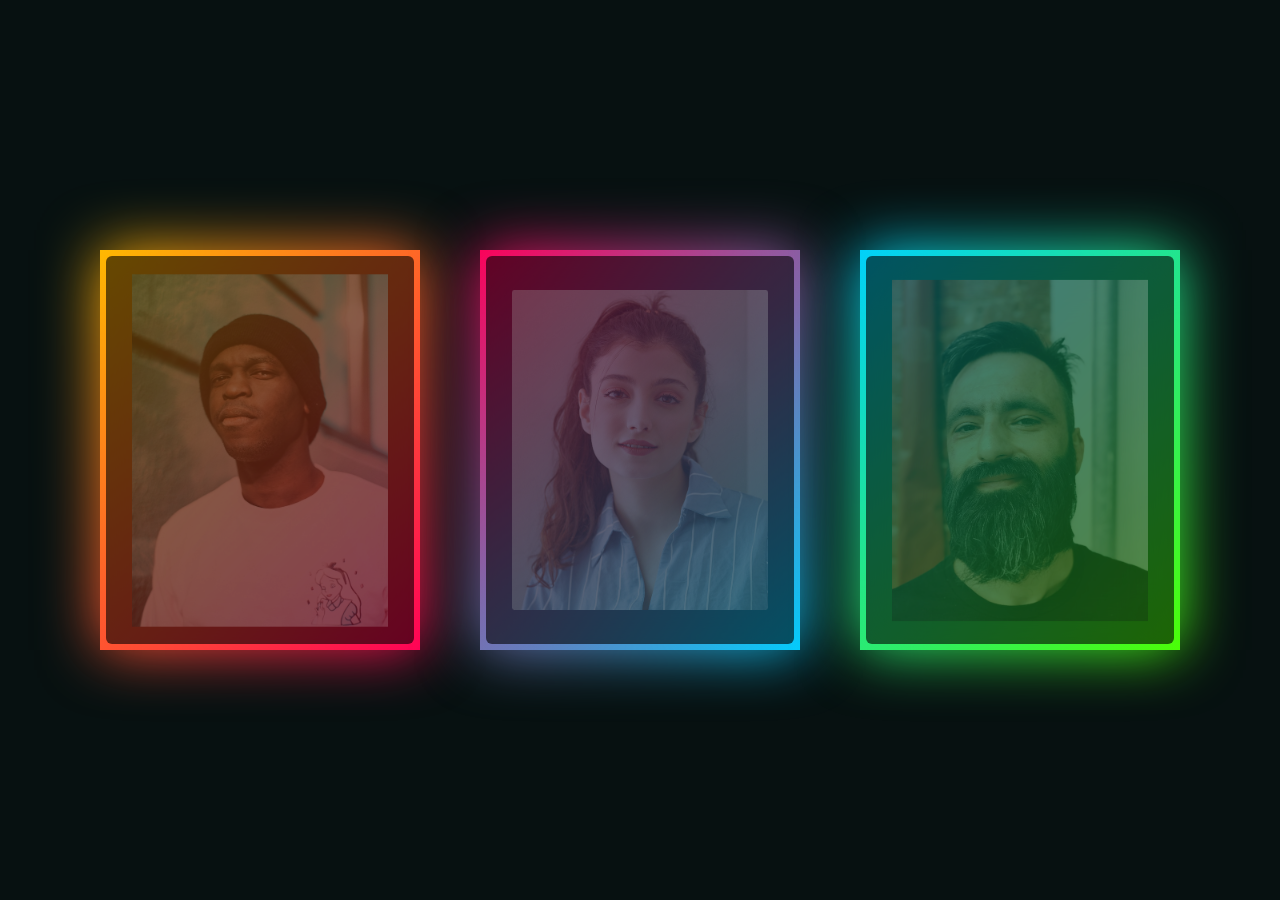
<file: index.html>
<!DOCTYPE html>
<html lang="en">
   <head>
      <meta charset="UTF-8">
      <meta http-equiv="X-UA-Compatible" content="IE=edge">
      <meta name="viewport" content="width=device-width, initial-scale=1.0">

      <title>Glowing Gradient Cards</title>

      <link rel="stylesheet" href="https://cdnjs.cloudflare.com/ajax/libs/font-awesome/6.2.1/css/all.min.css" integrity="sha512-MV7K8+y+gLIBoVD59lQIYicR65iaqukzvf/nwasF0nqhPay5w/9lJmVM2hMDcnK1OnMGCdVK+iQrJ7lzPJQd1w==" crossorigin="anonymous" referrerpolicy="no-referrer" />
      <link rel="stylesheet" type="text/css" href="style.css">
   </head>
   <body>
      <div class="container">
         <div class="card">
            <b></b>
            <img src="./images/black_man.jpg" alt="person 1">
            <div class="content">
               <h2>James Skullcap</h2>
               <span>Urbanwear CEO</span>
               <ul class="sci">
                  <li><a href="#"><i class="fa-brands fa-facebook-f"></i></a></li>
                  <li><a href="#"><i class="fa-brands fa-twitter"></i></a></li>
                  <li><a href="#"><i class="fa-brands fa-linkedin-in"></i></a></li>
                  <li><a href="#"><i class="fa-brands fa-instagram"></i></a></li>
               </ul>
            </div>
         </div>
         <div class="card">
            <b></b>
            <img src="./images/white_woman.jpg" alt="person 2" class="rounded">
            <div class="content">
               <h2>Emma Ponytail</h2>
               <span>Social Media Strategist</span>
               <ul class="sci">
                  <li><a href="#"><i class="fa-brands fa-facebook-f"></i></a></li>
                  <li><a href="#"><i class="fa-brands fa-twitter"></i></a></li>
                  <li><a href="#"><i class="fa-brands fa-linkedin-in"></i></a></li>
                  <li><a href="#"><i class="fa-brands fa-instagram"></i></a></li>
               </ul>
            </div>
         </div>
         <div class="card">
            <b></b>
            <img src="./images/white_man.jpg" alt="person 3">
            <div class="content">
               <h2>Ed Bigbeard</h2>
               <span>Lumberman/Bartender</span>
               <ul class="sci">
                  <li><a href="#"><i class="fa-brands fa-facebook-f"></i></a></li>
                  <li><a href="#"><i class="fa-brands fa-twitter"></i></a></li>
                  <li><a href="#"><i class="fa-brands fa-linkedin-in"></i></a></li>
                  <li><a href="#"><i class="fa-brands fa-instagram"></i></a></li>
               </ul>
            </div>
         </div>
      </div>
   </body>
</html>
</file>
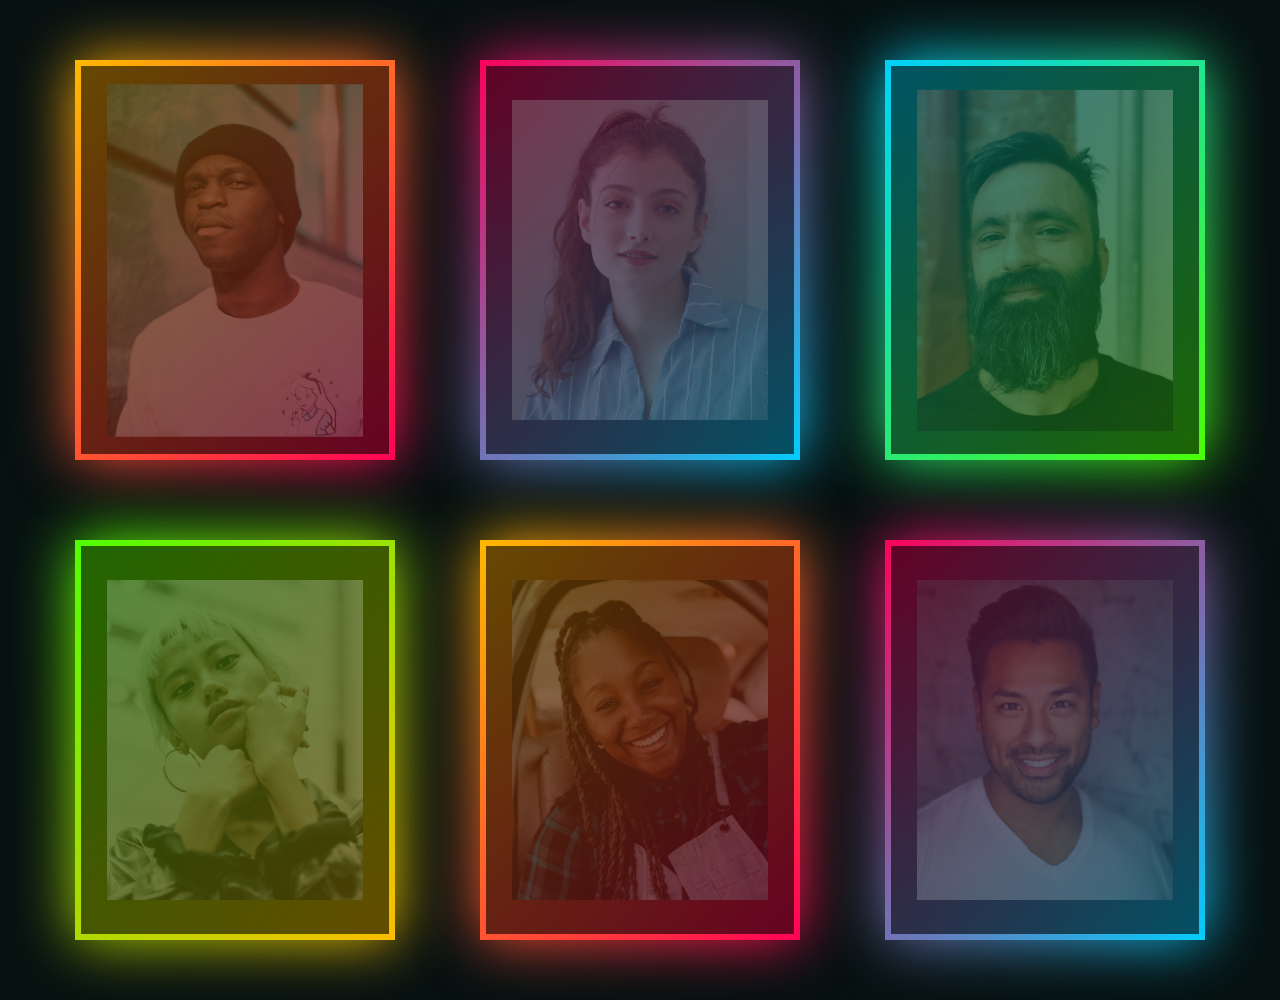
<file: index2.html>
<!DOCTYPE html>
<html lang="en">
   <head>
      <meta charset="UTF-8">
      <meta http-equiv="X-UA-Compatible" content="IE=edge">
      <meta name="viewport" content="width=device-width, initial-scale=1.0">

      <title>Glowing Gradient Cards</title>

      <link rel="stylesheet" href="https://cdnjs.cloudflare.com/ajax/libs/font-awesome/6.2.1/css/all.min.css" integrity="sha512-MV7K8+y+gLIBoVD59lQIYicR65iaqukzvf/nwasF0nqhPay5w/9lJmVM2hMDcnK1OnMGCdVK+iQrJ7lzPJQd1w==" crossorigin="anonymous" referrerpolicy="no-referrer" />
      <link rel="stylesheet" type="text/css" href="style2.css">
   </head>

   <body>
      <div class="container" id="card-box">
      </div>
   </body>
   
   <script>
      const people = [
         {
            name: 'James Skullcap',
            position: 'Urbanwear CEO',
            image: './images/black_man.jpg',
            startColor: '#ffbc00',
            endColor: '#ff0058',
         },
         {
            name: 'Emma Ponytail',
            position: 'Social Media Strategist',
            image: './images/white_woman.jpg',
            startColor: '#ff0058',
            endColor: '#00d0ff',
         },
         {
            name: 'Ed Bigbeard',
            position: 'Bartender',
            image: './images/white_man.jpg',
            startColor: '#00d0ff',
            endColor: '#4dff03',
         },
         {
            name: 'Mitsuko Goldhoops',
            position: 'Jewelry Designer',
            image: './images/asian_woman.jpg',
            startColor: '#4dff03',
            endColor: '#ffbc00',
         },
         {
            name: 'Jasmin Longbraids',
            position: 'Overalls CTO',
            image: './images/black_woman.jpg',
            startColor: '#ffbc00',
            endColor: '#ff0058',
         },
         {
            name: 'Jimmy Whiteshirt',
            position: 'Actor',
            image: './images/asian_man.jpg',
            startColor: '#ff0058',
            endColor: '#00d0ff',
         },
      ];

      let box = document.getElementById('card-box');

      people.forEach((person, idx) => {
         let card = document.createElement('div');
         card.classList.add('card');
         card.setAttribute('key', idx);
         card.style.setProperty('--start', person.startColor);
         card.style.setProperty('--end', person.endColor);

         let b = document.createElement('b');
         card.appendChild(b);

         let image = document.createElement('img');
         image.src = person.image;
         card.appendChild(image);

         let content = document.createElement('div');
         content.classList.add('content');

         let name = document.createElement('h2');
         name.innerText = person.name;
         content.appendChild(name);

         let job = document.createElement('span');
         job.innerText = person.position;
         content.appendChild(job);

         let socials = document.createElement('ul');
         socials.classList.add('sci');
         socials.innerHTML = '<li><a href="#"><i class="fa-brands fa-facebook-f"></i></a></li><li><a href="#"><i class="fa-brands fa-twitter"></i></a></li><li><a href="#"><i class="fa-brands fa-linkedin-in"></i></a></li><li><a href="#"><i class="fa-brands fa-instagram"></i></a></li>';
         content.append(socials);

         card.append(content);
         box.append(card);
      });

      console.log(box);
   </script>
</html>
</file>
<file: style.css>
@import url('https://fonts.googleapis.com/css2?family=Poppins:wght@200;300;400;500;600;700;800;900&display=swap');

* {
   margin: 0;
   padding: 0;
   box-sizing: border-box;
   font-family: 'Poppins', sans-serif;
}

body {
   display: flex;
   justify-content: center;
   align-items: center;
   min-height: 100vh;
   background: #071111;
}

.container {
   position: relative;
   display: flex;
   justify-content: space-evenly;
   align-items: center;
   flex-wrap: wrap;
   padding: 20px;
}

.container .card {
   position: relative;
   width: 320px;
   height: 400px;
   background: #ff0058;
   margin: 40px 30px;
   display: flex;
   justify-content: center;
   align-items: center;
   border-radius: 4px;
}

.container .card::before {
   content: '';
   position: absolute;
   top: 0;
   left: 0;
   width: 100%;
   height: 100%;
}

.container .card::after {
   content: '';
   position: absolute;
   top: 0;
   left: 0;
   width: 100%;
   height: 100%;
   filter: blur(30px);
}

.container .card:nth-child(1)::before,
.container .card:nth-child(1)::after {
   background: linear-gradient(315deg, #ff0058, #ffbc00);
}

.container .card:nth-child(2)::before,
.container .card:nth-child(2)::after {
   background: linear-gradient(315deg, #00d0ff, #ff0058);
}

.container .card:nth-child(3)::before,
.container .card:nth-child(3)::after {
   background: linear-gradient(315deg, #4dff03, #00d0ff);
}

.container .card b {
   position: absolute;
   inset: 6px;
   background: rgba(0, 0, 0, 0.6);
   z-index: 2;
   border-radius: 6px;
}

.container .card img {
   position: absolute;
   z-index: 4;
   scale: 0.4;
   opacity: 0.25;
   transition: all 0.5s ease;
}

.container .card img.rounded {
   border-radius: 6px;
}

.container .card:hover img {
   scale: 0.25;
   opacity: 0.95;
   transform: translateY(-170px);
}

.container .card .content {
   position: absolute;
   display: flex;
   flex-direction: column;
   justify-content: center;
   align-items: center;
   text-align: center;
   z-index: 4;
   width: 80%;
   opacity: 0;
   color: #fff;
   transition: all 0.5s ease;
}

.container .card:hover .content {
   opacity: 1;
   transform: translateY(130px);
}

.container .card .content span {
   font-size: 1.25rem;
   line-height: 1rem;
   font-weight: 400;
   margin-bottom: .75rem;
}

.container .card .content ul {
   width: 75%;
   display: flex;
   justify-content: space-evenly;
   align-items: center;
   list-style-type: none;
}

.container .card .content ul li i {
   color: lightgray;
}

.container .card .content ul li i:hover {
   color: rgb(96, 96, 96);
}
</file>
<file: style2.css>
@import url('https://fonts.googleapis.com/css2?family=Poppins:wght@200;300;400;500;600;700;800;900&display=swap');

:root {
   --start: #00d0ff;
   --end: #4dff03;
}

* {
   margin: 0;
   padding: 0;
   box-sizing: border-box;
   font-family: 'Poppins', sans-serif;
}

body {
   display: flex;
   justify-content: center;
   align-items: center;
   min-height: 100vh;
   background: #071111;
}

.container {
   position: relative;
   display: flex;
   justify-content: space-evenly;
   align-items: center;
   flex-wrap: wrap;
   padding: 20px;
}

.container .card {
   position: relative;
   width: 320px;
   height: 400px;
   background: #ff0058;
   margin: 40px 30px;
   display: flex;
   justify-content: center;
   align-items: center;
   border-radius: 4px;
}

.container .card::before {
   content: '';
   position: absolute;
   top: 0;
   left: 0;
   width: 100%;
   height: 100%;
}

.container .card::after {
   content: '';
   position: absolute;
   top: 0;
   left: 0;
   width: 100%;
   height: 100%;
   filter: blur(30px);
}

.container .card::before,
.container .card::after {
   background: linear-gradient(315deg, var(--end), var(--start));
}

.container .card b {
   position: absolute;
   inset: 6px;
   background: rgba(0, 0, 0, 0.6);
   z-index: 2;
}

.container .card img {
   position: absolute;
   z-index: 4;
   scale: 0.4;
   opacity: 0.25;
   transition: all 0.5s ease;
}

.container .card:hover img {
   scale: 0.25;
   opacity: 0.95;
   transform: translateY(-170px);
}

.container .card .content {
   position: absolute;
   display: flex;
   flex-direction: column;
   justify-content: center;
   align-items: center;
   text-align: center;
   z-index: 4;
   width: 80%;
   opacity: 0;
   color: #fff;
   transition: all 0.5s ease;
}

.container .card:hover .content {
   opacity: 1;
   transform: translateY(130px);
}

.container .card .content span {
   font-size: 1.25rem;
   line-height: 1rem;
   font-weight: 400;
   margin-bottom: .75rem;
}

.container .card .content ul {
   width: 75%;
   display: flex;
   justify-content: space-evenly;
   align-items: center;
   list-style-type: none;
}

.container .card .content ul li i {
   color: lightgray;
}

.container .card .content ul li i:hover {
   color: var(--start);
}
</file>
